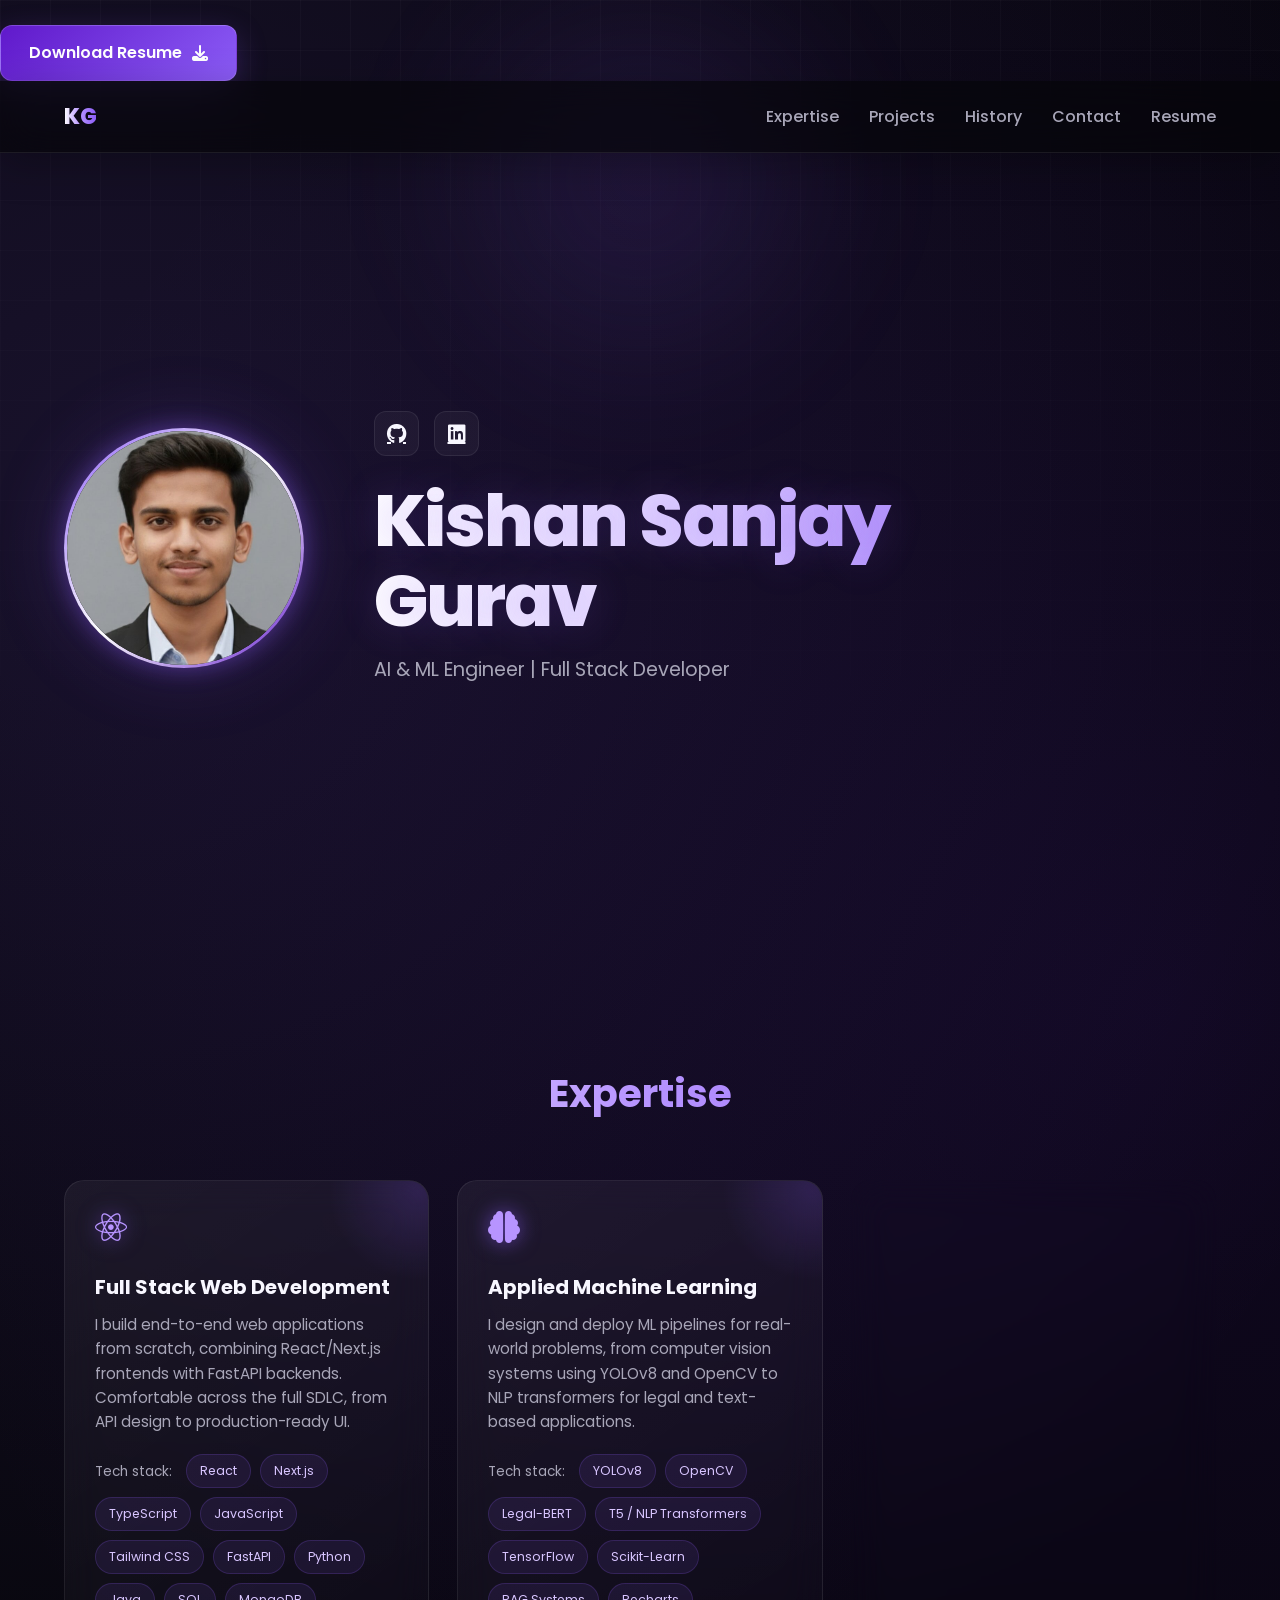
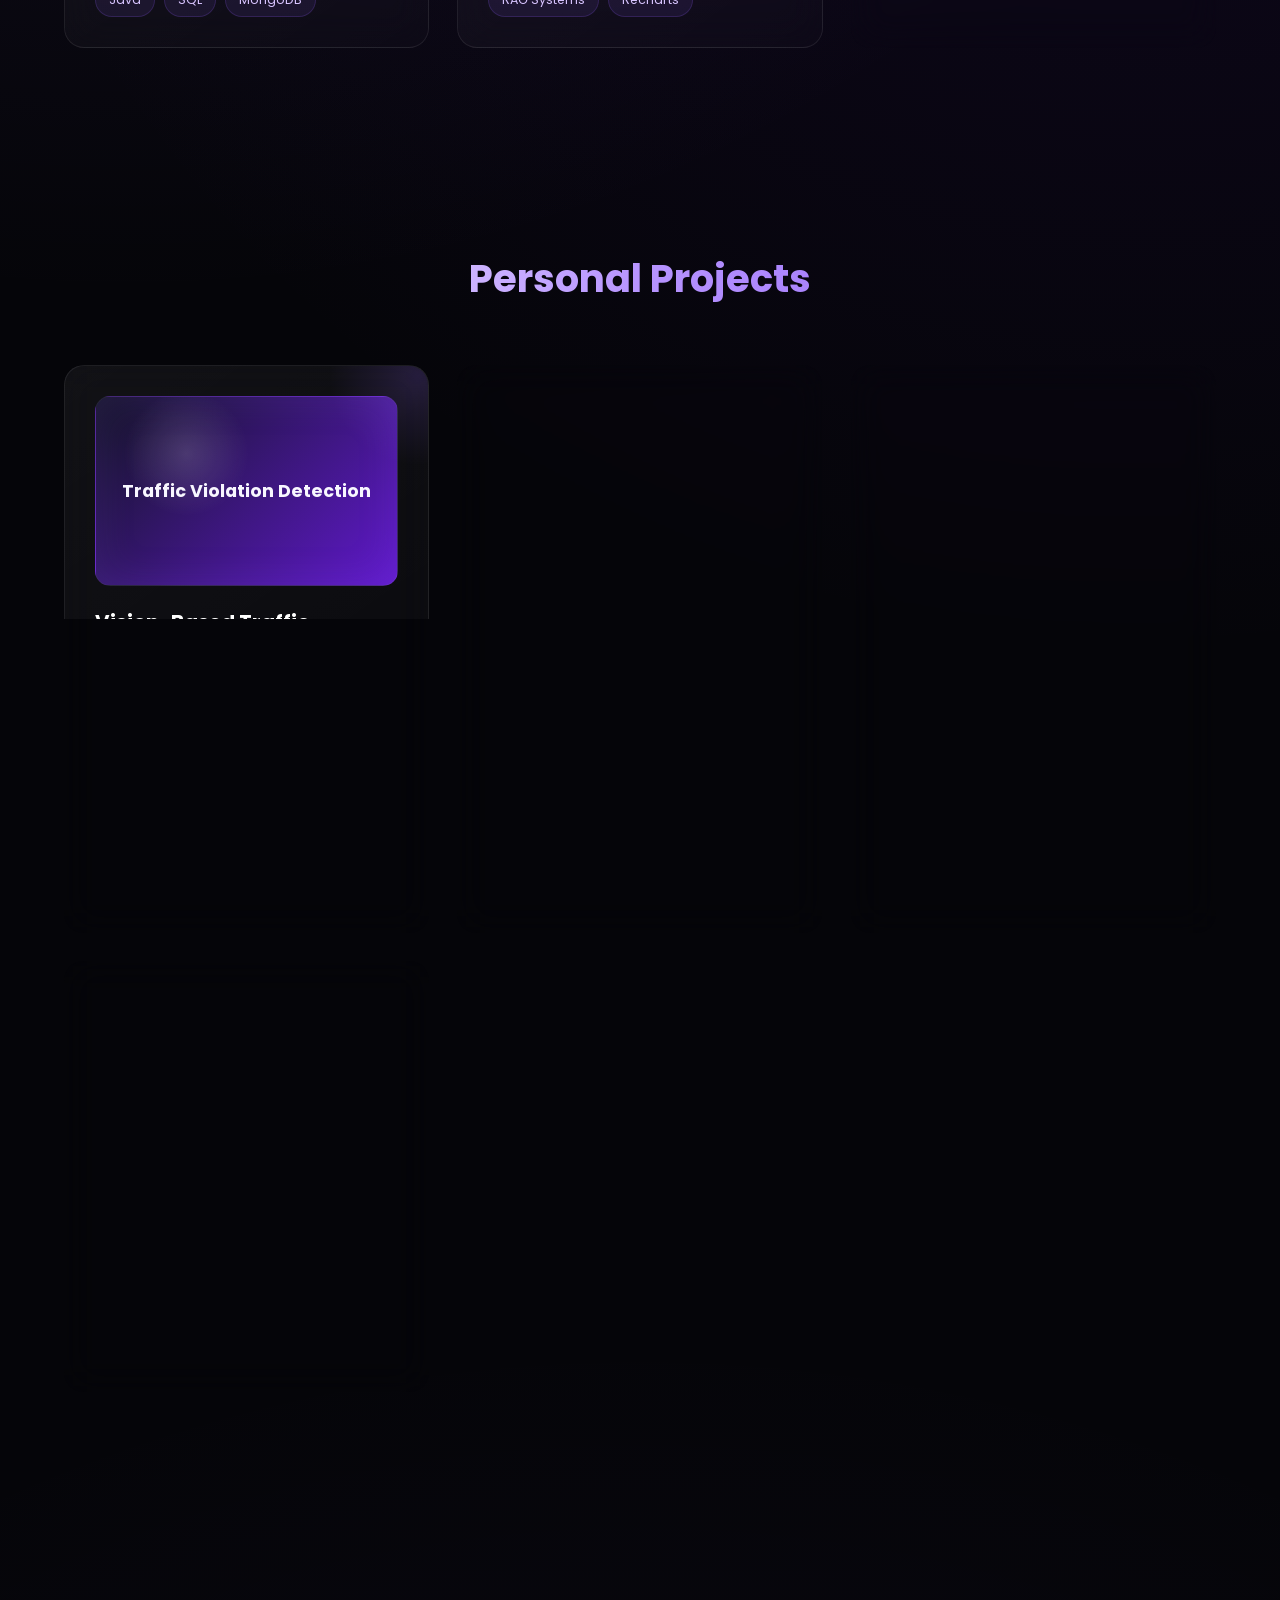
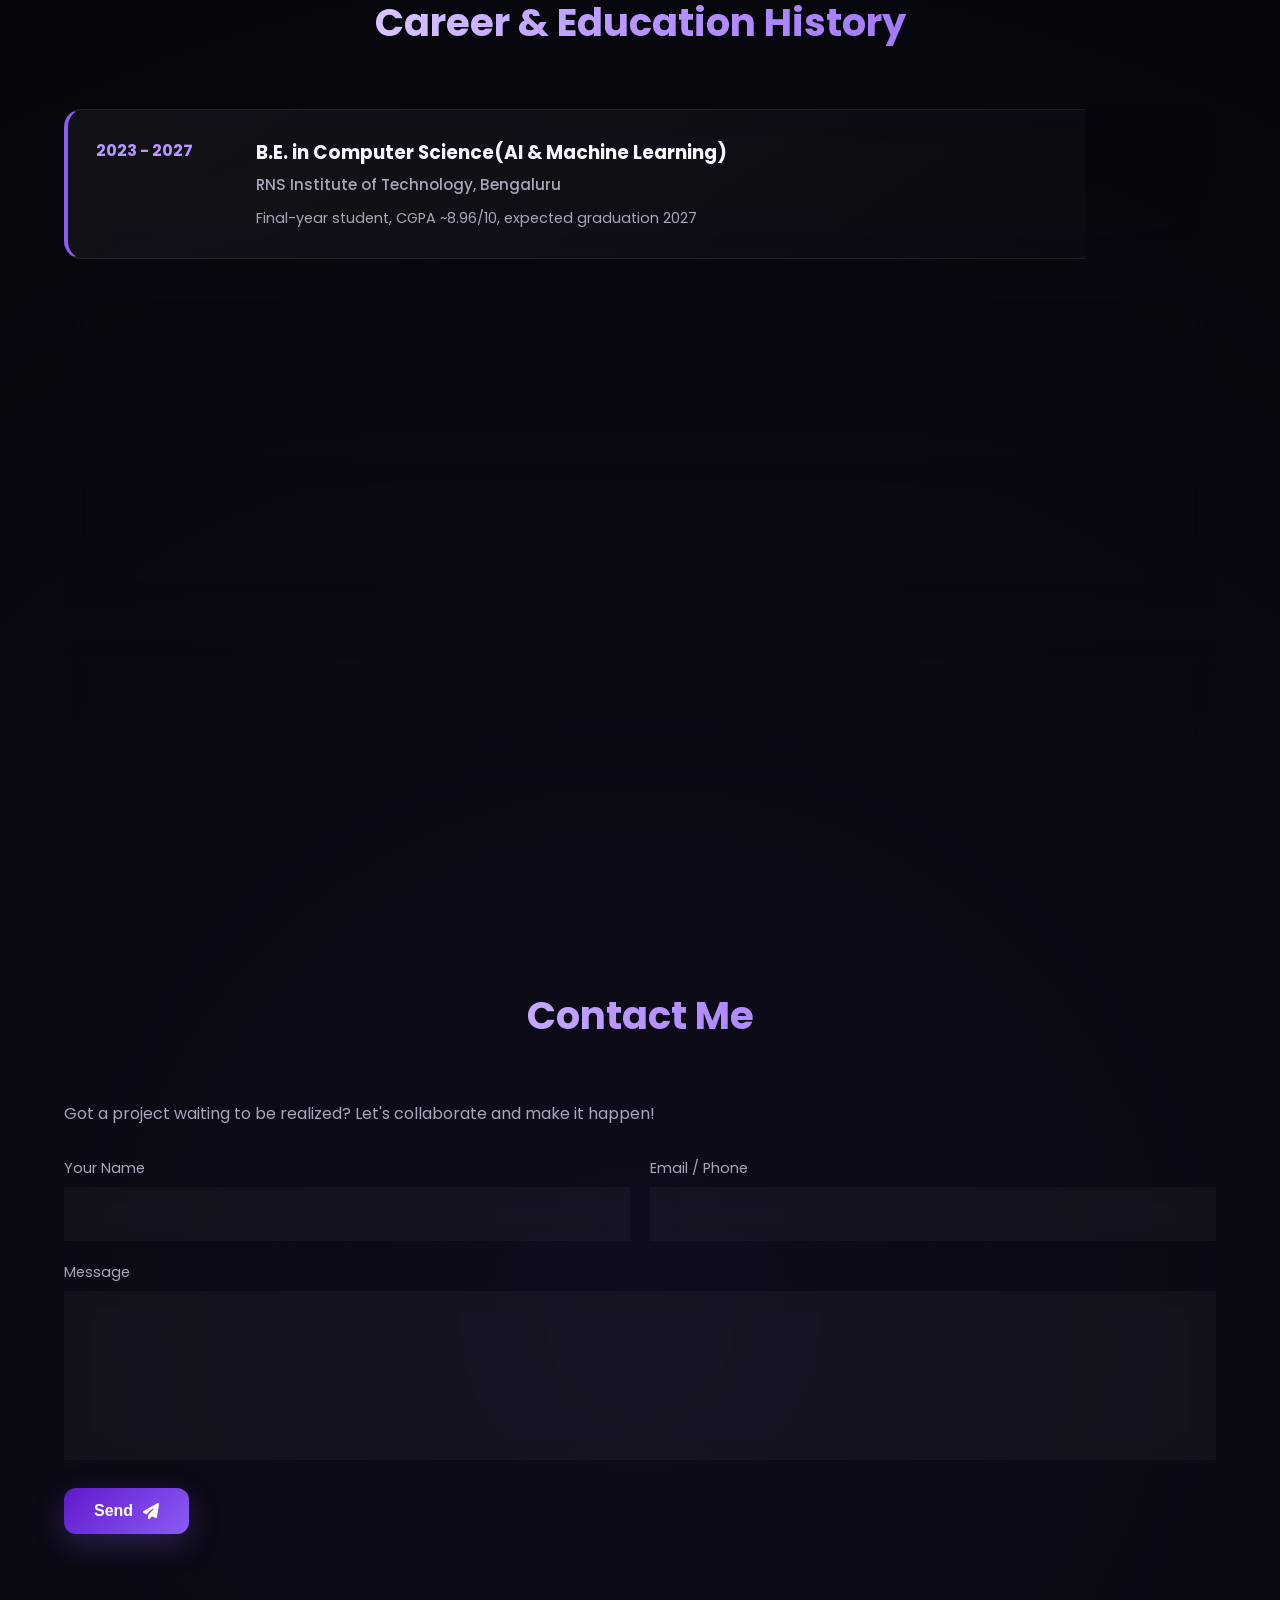
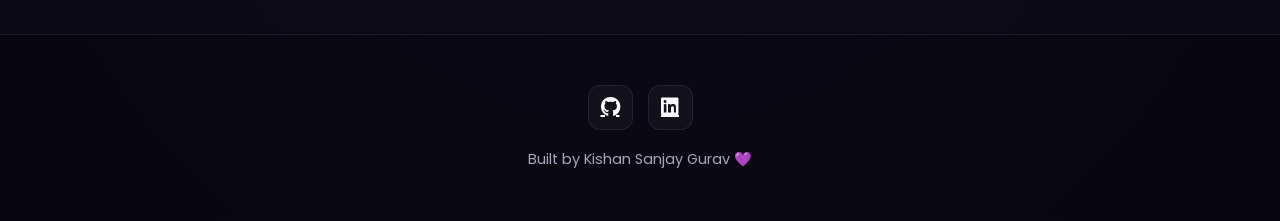
<file: my_portfolio/index.html>
<!DOCTYPE html>
<html lang="en">
<head>
<meta charset="UTF-8">
<meta name="viewport" content="width=device-width, initial-scale=1.0">
<title>Kishan Sanjay Gurav | Portfolio</title>
<a href="resume.pdf" download class="resume-btn">Download Resume <i class="fa-solid fa-download"></i></a>
<link rel="stylesheet" href="https://cdnjs.cloudflare.com/ajax/libs/font-awesome/6.5.1/css/all.min.css">
<link rel="preconnect" href="https://fonts.googleapis.com">
<link href="https://fonts.googleapis.com/css2?family=Poppins:wght@400;500;600;700&display=swap" rel="stylesheet">
<link rel="stylesheet" href="style.css">
</head>
<body>

  <!-- NAVIGATION -->
  <nav>
    <div class="nav-container">
      <span class="logo">KG</span>
<ul class="nav-links">
  <li><a href="#expertise">Expertise</a></li>
  <li><a href="#projects">Projects</a></li>
  <li><a href="#history">History</a></li>
  <li><a href="#contact">Contact</a></li>
  <li><a href="Kishan_Sanjay_Gurav_stdResume.pdf" target="_blank" rel="noreferrer">Resume</a></li>
</ul>
    </div>
  </nav>

  <!-- HERO / ABOUT -->
  <section class="hero">
    <div class="hero-container">
<img class="avatar" src="PASSPORT PHOTO KISHAN.jpg" alt="Kishan Sanjay Gurav">      <div class="hero-content">
        <div class="socials">
          <a href="https://github.com/Kishangurav" target="_blank" rel="noreferrer"><i class="fa-brands fa-github"></i></a>
          <a href="https://www.linkedin.com/in/kishan-sanjay-gurav-13954225a" target="_blank" rel="noreferrer"><i class="fa-brands fa-linkedin"></i></a>
        </div>
        <h1>Kishan Sanjay Gurav</h1>
        <p>AI & ML Engineer | Full Stack Developer</p>
      </div>
    </div>
  </section>

  <!-- EXPERTISE -->
  <section id="expertise" class="expertise">
    <h2>Expertise</h2>
    <div class="skills-grid">
      <div class="skill-card">
        <i class="fa-brands fa-react fa-3x"></i>
        <h3>Full Stack Web Development</h3>
        <p>I build end-to-end web applications from scratch, combining React/Next.js frontends with FastAPI backends. Comfortable across the full SDLC, from API design to production-ready UI.</p>
        <div class="chips">
          <span class="chip-title">Tech stack:</span>
          <span class="chip">React</span><span class="chip">Next.js</span><span class="chip">TypeScript</span>
          <span class="chip">JavaScript</span><span class="chip">Tailwind CSS</span><span class="chip">FastAPI</span>
          <span class="chip">Python</span><span class="chip">Java</span><span class="chip">SQL</span><span class="chip">MongoDB</span>
        </div>
      </div>
      <div class="skill-card">
        <i class="fa-solid fa-brain fa-3x"></i>
        <h3>Applied Machine Learning</h3>
        <p>I design and deploy ML pipelines for real-world problems, from computer vision systems using YOLOv8 and OpenCV to NLP transformers for legal and text-based applications.</p>
        <div class="chips">
          <span class="chip-title">Tech stack:</span>
          <span class="chip">YOLOv8</span><span class="chip">OpenCV</span><span class="chip">Legal-BERT</span>
          <span class="chip">T5 / NLP Transformers</span><span class="chip">TensorFlow</span><span class="chip">Scikit-Learn</span>
          <span class="chip">RAG Systems</span><span class="chip">Recharts</span>
        </div>
      </div>
      <div class="skill-card">
        <i class="fa-solid fa-link fa-3x"></i>
        <h3>Blockchain & Web3</h3>
        <p>I build on-chain systems that pair smart contracts with production interfaces, including consent management and DeFi-adjacent projects on EVM-compatible chains.</p>
        <div class="chips">
          <span class="chip-title">Tech stack:</span>
          <span class="chip">Solidity</span><span class="chip">Hardhat</span><span class="chip">Polygon</span>
          <span class="chip">Web3.js</span><span class="chip">Git & GitHub</span><span class="chip">Docker</span><span class="chip">Postman</span>
        </div>
      </div>
    </div>
  </section>

  <!-- PROJECTS -->
  <section id="projects" class="projects">
    <h2>Personal Projects</h2>
    <div class="projects-grid">
      <div class="project-card">
        <div class="project-thumb">Traffic Violation Detection</div>
        <h3><a href="https://github.com/Kishangurav" target="_blank" rel="noreferrer">Vision-Based Traffic Violation Detection System</a></h3>
        <p>Built a full-stack ML pipeline for Bangalore traffic enforcement using YOLOv8, OpenCV, and custom multi-object tracking, with a FastAPI backend and a React/Tailwind dashboard powered by Recharts.</p>
      </div>
      <div class="project-card">
        <div class="project-thumb">ConsentLedger</div>
        <h3><a href="https://github.com/Kishangurav" target="_blank" rel="noreferrer">ConsentLedger: Blockchain-Enforced Legal NLP Framework</a></h3>
        <p>Research paper combining a Legal-BERT NER model (F1 0.910), a T5 summarization transformer (ROUGE-L 0.74), and a Solidity smart contract (ConsentRegistry) to enforce RBI Account Aggregator consent policy compliance on-chain.</p>
      </div>
      <div class="project-card">
        <div class="project-thumb">PFTUS</div>
        <h3><a href="https://github.com/Kishangurav" target="_blank" rel="noreferrer">PFTUS</a></h3>
        <p>A Web3 application built with Solidity, Next.js, and Hardhat, deployed on Polygon, exploring decentralized, trust-minimized transaction flows.</p>
      </div>
      <div class="project-card">
        <div class="project-thumb">Portfolio Website</div>
        <h3><a href="https://github.com/Kishangurav" target="_blank" rel="noreferrer">Personal Portfolio Website</a></h3>
        <p>Designed and deployed a personal portfolio with a custom UI pass featuring glassmorphism cards, gradient text, and a scroll progress bar.</p>
      </div>
    </div>
  </section>

  <!-- TIMELINE -->
  <section id="history" class="timeline">
    <h2>Career & Education History</h2>
    <div class="timeline-list">
      <div class="timeline-item">
        <span class="timeline-date">2023 - 2027</span>
        <div class="timeline-content">
          <h3>B.E. in Computer Science(AI & Machine Learning)</h3>
          <h4>RNS Institute of Technology, Bengaluru</h4>
          <p>Final-year student, CGPA ~8.96/10, expected graduation 2027</p>
        </div>
      </div>
      <div class="timeline-item">
        <span class="timeline-date">2026</span>
        <div class="timeline-content">
          <h3>1st Runner-Up, EPOCH '26 Grand National Hackathon</h3>
          <h4>Vemana Institute of Technology</h4>
          <p>24-Hour Hackathon, Cybersecurity & Blockchain track</p>
        </div>
      </div>
      <div class="timeline-item">
        <span class="timeline-date">2025</span>
        <div class="timeline-content">
          <h3>AI Intern</h3>
          <h4>TechSaksham (Microsoft & SAP CSR Initiative via Edunet/AICTE)</h4>
          <p>Applied AI/ML development as part of a national CSR-driven internship program</p>
        </div>
      </div>
      <div class="timeline-item">
        <span class="timeline-date">Certifications</span>
        <div class="timeline-content">
          <h3>IBM Certified</h3>
          <h4>Full Stack Software Development & AI Development</h4>
          <p>Professional certifications from IBM</p>
        </div>
      </div>
    </div>
  </section>

  <!-- CONTACT -->
  <section id="contact" class="contact">
    <h2>Contact Me</h2>
    <p>Got a project waiting to be realized? Let's collaborate and make it happen!</p>
    <form id="contact-form" class="contact-form">
      <div class="form-row">
        <div class="form-group">
          <label for="name">Your Name</label>
          <input type="text" id="name" placeholder="What's your name?" required>
        </div>
        <div class="form-group">
          <label for="email">Email / Phone</label>
          <input type="text" id="email" placeholder="How can I reach you?" required>
        </div>
      </div>
      <div class="form-group">
        <label for="message">Message</label>
        <textarea id="message" rows="6" placeholder="Send me any inquiries or questions" required></textarea>
      </div>
      <button type="submit">Send <i class="fa-solid fa-paper-plane"></i></button>
    </form>
  </section>

  <!-- FOOTER -->
  <footer>
    <div class="socials">
      <a href="https://github.com/Kishangurav" target="_blank" rel="noreferrer"><i class="fa-brands fa-github"></i></a>
      <a href="https://www.linkedin.com/in/kishan-sanjay-gurav-13954225a" target="_blank" rel="noreferrer"><i class="fa-brands fa-linkedin"></i></a>
    </div>
    <p>Built by Kishan Sanjay Gurav 💜</p>
  </footer>

  <script src="script.js"></script>
</body>
</html>
</file>
<file: my_portfolio/style.css>
* {
  margin: 0;
  padding: 0;
  box-sizing: border-box;
}

:root {
  --purple: #8b5cf6;
  --purple-dark: #6019cb;
  --purple-light: #b794ff;
  --bg-dark: #050509;
  --bg-secondary: #0b0b14;
  --bg-card: rgba(20, 20, 35, 0.65);
  --text-light: #f8f7ff;
  --text-muted: #a8a6b8;
  --border: rgba(255, 255, 255, 0.08);
}

html {
  scroll-behavior: smooth;
}

body {
  font-family: "Poppins", sans-serif;
  background:
    radial-gradient(circle at 10% 10%, rgba(139, 92, 246, 0.15), transparent 30%),
    radial-gradient(circle at 90% 20%, rgba(96, 25, 203, 0.12), transparent 30%),
    radial-gradient(circle at 50% 90%, rgba(139, 92, 246, 0.08), transparent 35%),
    var(--bg-dark);
  color: var(--text-light);
  line-height: 1.6;
  overflow-x: hidden;
}

body::before {
  content: "";
  position: fixed;
  inset: 0;
  background-image:
    linear-gradient(rgba(255,255,255,0.025) 1px, transparent 1px),
    linear-gradient(90deg, rgba(255,255,255,0.025) 1px, transparent 1px);
  background-size: 50px 50px;
  mask-image: linear-gradient(to bottom, black, transparent);
  pointer-events: none;
  z-index: -2;
}

body::after {
  content: "";
  position: fixed;
  width: 500px;
  height: 500px;
  background: radial-gradient(
    circle,
    rgba(139, 92, 246, 0.13),
    transparent 70%
  );
  top: 20%;
  left: 50%;
  transform: translate(-50%, -50%);
  filter: blur(50px);
  pointer-events: none;
  z-index: -1;
  animation: floatingGlow 8s ease-in-out infinite alternate;
}

@keyframes floatingGlow {
  from {
    transform: translate(-55%, -45%) scale(1);
  }

  to {
    transform: translate(-45%, -55%) scale(1.2);
  }
}

nav {
  position: sticky;
  top: 0;
  background: rgba(5, 5, 9, 0.65);
  backdrop-filter: blur(20px);
  -webkit-backdrop-filter: blur(20px);
  z-index: 100;
  border-bottom: 1px solid var(--border);
  box-shadow: 0 10px 40px rgba(0, 0, 0, 0.25);
}

.nav-container {
  max-width: 1200px;
  margin: auto;
  padding: 18px 24px;
  display: flex;
  justify-content: space-between;
  align-items: center;
}

.logo {
  font-weight: 800;
  font-size: 1.4rem;
  background: linear-gradient(
    90deg,
    #ffffff,
    var(--purple-light),
    var(--purple)
  );
  -webkit-background-clip: text;
  background-clip: text;
  color: transparent;
  letter-spacing: -0.5px;
}

.nav-links {
  list-style: none;
  display: flex;
  gap: 30px;
}

.nav-links a {
  position: relative;
  color: var(--text-muted);
  text-decoration: none;
  font-weight: 500;
  transition: 0.3s ease;
}

.nav-links a::after {
  content: "";
  position: absolute;
  left: 50%;
  bottom: -8px;
  width: 0;
  height: 2px;
  background: linear-gradient(
    90deg,
    var(--purple),
    var(--purple-light)
  );
  transform: translateX(-50%);
  transition: width 0.3s ease;
  box-shadow: 0 0 10px var(--purple);
}

.nav-links a:hover {
  color: white;
}

.nav-links a:hover::after {
  width: 100%;
}

section {
  max-width: 1200px;
  margin: auto;
  padding: 100px 24px;
  position: relative;
}

h2 {
  font-size: 2.4rem;
  margin-bottom: 55px;
  text-align: center;
  background: linear-gradient(
    90deg,
    white,
    var(--purple-light),
    var(--purple)
  );
  -webkit-background-clip: text;
  background-clip: text;
  color: transparent;
}

.hero {
  min-height: 90vh;
  display: flex;
  align-items: center;
  padding-top: 80px;
}

.hero-container {
  width: 100%;
  display: flex;
  align-items: center;
  gap: 70px;
  flex-wrap: wrap;
}

.avatar {
  width: 240px;
  height: 240px;
  border-radius: 50%;
  object-fit: cover;
  border: 3px solid transparent;
  background:
    linear-gradient(var(--bg-dark), var(--bg-dark)) padding-box,
    linear-gradient(
      135deg,
      var(--purple),
      #ffffff,
      var(--purple-dark)
    ) border-box;
  box-shadow:
    0 0 25px rgba(139, 92, 246, 0.45),
    0 0 80px rgba(139, 92, 246, 0.18);
  flex-shrink: 0;
  animation: avatarFloat 5s ease-in-out infinite;
}

@keyframes avatarFloat {
  0%,
  100% {
    transform: translateY(0);
  }

  50% {
    transform: translateY(-12px);
  }
}

.hero-content {
  max-width: 700px;
}

.hero-content h1 {
  font-size: clamp(2.5rem, 6vw, 4.5rem);
  line-height: 1.1;
  margin-bottom: 15px;
  font-weight: 800;
  letter-spacing: -2px;
  background: linear-gradient(
    90deg,
    #ffffff,
    #d9c8ff,
    var(--purple)
  );
  -webkit-background-clip: text;
  background-clip: text;
  color: transparent;
  text-shadow: 0 0 40px rgba(139, 92, 246, 0.2);
}

.hero-content p {
  color: var(--text-muted);
  font-size: 1.2rem;
  max-width: 650px;
}

.socials {
  display: flex;
  gap: 15px;
  margin-bottom: 25px;
}

.socials a {
  width: 45px;
  height: 45px;
  display: flex;
  align-items: center;
  justify-content: center;
  border-radius: 12px;
  color: var(--text-light);
  font-size: 1.25rem;
  background: rgba(255,255,255,0.04);
  border: 1px solid var(--border);
  backdrop-filter: blur(10px);
  transition: all 0.3s ease;
}

.socials a:hover {
  color: white;
  transform: translateY(-5px);
  background: rgba(139, 92, 246, 0.15);
  border-color: var(--purple);
  box-shadow: 0 0 20px rgba(139, 92, 246, 0.4);
}

.resume-btn {
  display: inline-flex;
  align-items: center;
  gap: 10px;
  margin-top: 25px;
  padding: 14px 28px;
  border-radius: 12px;
  color: white;
  text-decoration: none;
  font-weight: 600;
  background: linear-gradient(
    135deg,
    var(--purple-dark),
    var(--purple)
  );
  border: 1px solid rgba(255,255,255,0.15);
  box-shadow: 0 10px 30px rgba(139, 92, 246, 0.25);
  transition: all 0.3s ease;
  position: relative;
  overflow: hidden;
}

.resume-btn::before {
  content: "";
  position: absolute;
  top: 0;
  left: -100%;
  width: 100%;
  height: 100%;
  background: linear-gradient(
    90deg,
    transparent,
    rgba(255,255,255,0.25),
    transparent
  );
  transition: 0.6s;
}

.resume-btn:hover::before {
  left: 100%;
}

.resume-btn:hover {
  transform: translateY(-4px) scale(1.02);
  box-shadow: 0 15px 40px rgba(139, 92, 246, 0.45);
}

.skills-grid,
.projects-grid {
  display: grid;
  grid-template-columns: repeat(auto-fit, minmax(300px, 1fr));
  gap: 28px;
}

.skill-card,
.project-card {
  position: relative;
  background: linear-gradient(
    145deg,
    rgba(255,255,255,0.055),
    rgba(255,255,255,0.015)
  );
  backdrop-filter: blur(18px);
  -webkit-backdrop-filter: blur(18px);
  border-radius: 20px;
  padding: 30px;
  border: 1px solid var(--border);
  overflow: hidden;
  transition:
    transform 0.4s ease,
    border-color 0.4s ease,
    box-shadow 0.4s ease;
}

.skill-card::before,
.project-card::before {
  content: "";
  position: absolute;
  width: 180px;
  height: 180px;
  background: radial-gradient(
    circle,
    rgba(139, 92, 246, 0.18),
    transparent 70%
  );
  top: -80px;
  right: -80px;
  transition: 0.4s ease;
}

.skill-card:hover,
.project-card:hover {
  transform: translateY(-10px);
  border-color: rgba(139, 92, 246, 0.5);
  box-shadow:
    0 20px 50px rgba(0,0,0,0.35),
    0 0 30px rgba(139, 92, 246, 0.12);
}

.skill-card:hover::before,
.project-card:hover::before {
  transform: scale(1.5);
}

.skill-card i {
  color: var(--purple-light);
  font-size: 2rem;
  margin-bottom: 18px;
  filter: drop-shadow(0 0 10px rgba(139, 92, 246, 0.6));
}

.skill-card h3,
.project-card h3 {
  margin: 10px 0;
  font-size: 1.25rem;
}

.skill-card p,
.project-card p {
  color: var(--text-muted);
  font-size: 0.95rem;
  margin-bottom: 20px;
}

.chips {
  display: flex;
  flex-wrap: wrap;
  gap: 9px;
  align-items: center;
}

.chip-title {
  font-size: 0.85rem;
  color: var(--text-muted);
  margin-right: 5px;
}

.chip {
  background: rgba(139, 92, 246, 0.1);
  color: #d8c5ff;
  padding: 6px 13px;
  border-radius: 30px;
  font-size: 0.78rem;
  border: 1px solid rgba(139, 92, 246, 0.2);
  transition: 0.25s ease;
}

.chip:hover {
  background: rgba(139, 92, 246, 0.25);
  border-color: var(--purple);
  color: white;
  box-shadow: 0 0 15px rgba(139, 92, 246, 0.25);
}

.project-thumb {
  height: 190px;
  border-radius: 15px;
  background:
    radial-gradient(
      circle at 30% 30%,
      rgba(255,255,255,0.15),
      transparent 25%
    ),
    linear-gradient(
      135deg,
      #141426,
      var(--purple-dark)
    );
  display: flex;
  align-items: center;
  justify-content: center;
  font-weight: 700;
  font-size: 1.1rem;
  text-align: center;
  padding: 15px;
  margin-bottom: 20px;
  border: 1px solid rgba(255,255,255,0.08);
  box-shadow: inset 0 0 40px rgba(139, 92, 246, 0.15);
  transition: 0.4s ease;
}

.project-card:hover .project-thumb {
  transform: scale(1.02);
  box-shadow:
    inset 0 0 50px rgba(139, 92, 246, 0.25),
    0 0 25px rgba(139, 92, 246, 0.15);
}

.project-card h3 a {
  color: white;
  text-decoration: none;
  transition: 0.3s ease;
}

.project-card h3 a:hover {
  color: var(--purple-light);
}

.timeline-list {
  display: flex;
  flex-direction: column;
  gap: 25px;
}

.timeline-item {
  display: flex;
  gap: 30px;
  background: linear-gradient(
    145deg,
    rgba(255,255,255,0.05),
    rgba(255,255,255,0.015)
  );
  backdrop-filter: blur(15px);
  border-radius: 18px;
  padding: 28px;
  border: 1px solid var(--border);
  border-left: 4px solid var(--purple);
  transition: 0.3s ease;
  position: relative;
}

.timeline-item:hover {
  transform: translateX(8px);
  border-color: rgba(139, 92, 246, 0.35);
  box-shadow: 0 15px 40px rgba(0,0,0,0.25);
}

.timeline-date {
  font-weight: 700;
  color: var(--purple-light);
  min-width: 130px;
}

.timeline-content h3 {
  margin-bottom: 5px;
}

.timeline-content h4 {
  color: var(--text-muted);
  font-weight: 500;
  font-size: 0.95rem;
  margin-bottom: 10px;
}

.timeline-content p {
  color: var(--text-muted);
  font-size: 0.9rem;
}

.contact p {
  color: var(--text-muted);
  margin-bottom: 30px;
}

.form-row {
  display: flex;
  gap: 20px;
  flex-wrap: wrap;
}

.form-group {
  flex: 1;
  min-width: 220px;
  margin-bottom: 20px;
}

.form-group label {
  display: block;
  margin-bottom: 8px;
  font-size: 0.9rem;
  color: var(--text-muted);
}

.form-group input,
.form-group textarea {
  width: 100%;
  padding: 14px 16px;
  border-radius: 12px;
  border: 1px solid var(--border);
  background: rgba(255,255,255,0.035);
  color: white;
  font-family: inherit;
  font-size: 0.95rem;
  outline: none;
  transition: 0.3s ease;
  backdrop-filter: blur(10px);
}

.form-group textarea {
  min-height: 150px;
  resize: vertical;
}

.form-group input:focus,
.form-group textarea:focus {
  border-color: var(--purple);
  box-shadow: 0 0 20px rgba(139, 92, 246, 0.15);
  background: rgba(139, 92, 246, 0.04);
}

.contact-form button {
  background: linear-gradient(
    135deg,
    var(--purple-dark),
    var(--purple)
  );
  color: white;
  border: none;
  padding: 14px 30px;
  border-radius: 12px;
  font-size: 1rem;
  font-weight: 600;
  cursor: pointer;
  display: flex;
  align-items: center;
  gap: 10px;
  transition: 0.3s ease;
  box-shadow: 0 10px 30px rgba(139, 92, 246, 0.25);
}

.contact-form button:hover {
  transform: translateY(-4px);
  box-shadow: 0 15px 40px rgba(139, 92, 246, 0.45);
}

footer {
  text-align: center;
  padding: 50px 24px;
  border-top: 1px solid var(--border);
  background: rgba(0,0,0,0.2);
}

footer .socials {
  justify-content: center;
  margin-bottom: 18px;
}

footer p {
  color: var(--text-muted);
  font-size: 0.9rem;
}

::-webkit-scrollbar {
  width: 8px;
}

::-webkit-scrollbar-track {
  background: #050509;
}

::-webkit-scrollbar-thumb {
  background: linear-gradient(
    var(--purple-dark),
    var(--purple)
  );
  border-radius: 20px;
}

::-webkit-scrollbar-thumb:hover {
  background: var(--purple-light);
}

::selection {
  background: var(--purple);
  color: white;
}

@keyframes fadeUp {
  from {
    opacity: 0;
    transform: translateY(30px);
  }

  to {
    opacity: 1;
    transform: translateY(0);
  }
}

.hero-content,
.avatar {
  animation: fadeUp 1s ease forwards;
}

@media (max-width: 800px) {
  .nav-links {
    gap: 15px;
  }

  .hero {
    padding-top: 60px;
  }

  .hero-container {
    justify-content: center;
    text-align: center;
  }

  .hero-content {
    display: flex;
    flex-direction: column;
    align-items: center;
  }

  .hero-content h1 {
    font-size: 2.8rem;
  }

  .hero-content p {
    font-size: 1rem;
  }

  h2 {
    font-size: 2rem;
  }

  .timeline-item {
    flex-direction: column;
    gap: 10px;
  }
}

@media (max-width: 600px) {
  .nav-container {
    padding: 15px 18px;
  }

  .nav-links {
    display: none;
  }

  section {
    padding: 70px 18px;
  }

  .hero {
    min-height: auto;
  }

  .avatar {
    width: 190px;
    height: 190px;
  }

  .hero-content h1 {
    font-size: 2.3rem;
    letter-spacing: -1px;
  }

  .skills-grid,
  .projects-grid {
    grid-template-columns: 1fr;
  }

  .skill-card,
  .project-card {
    padding: 24px;
  }
}
</file>
